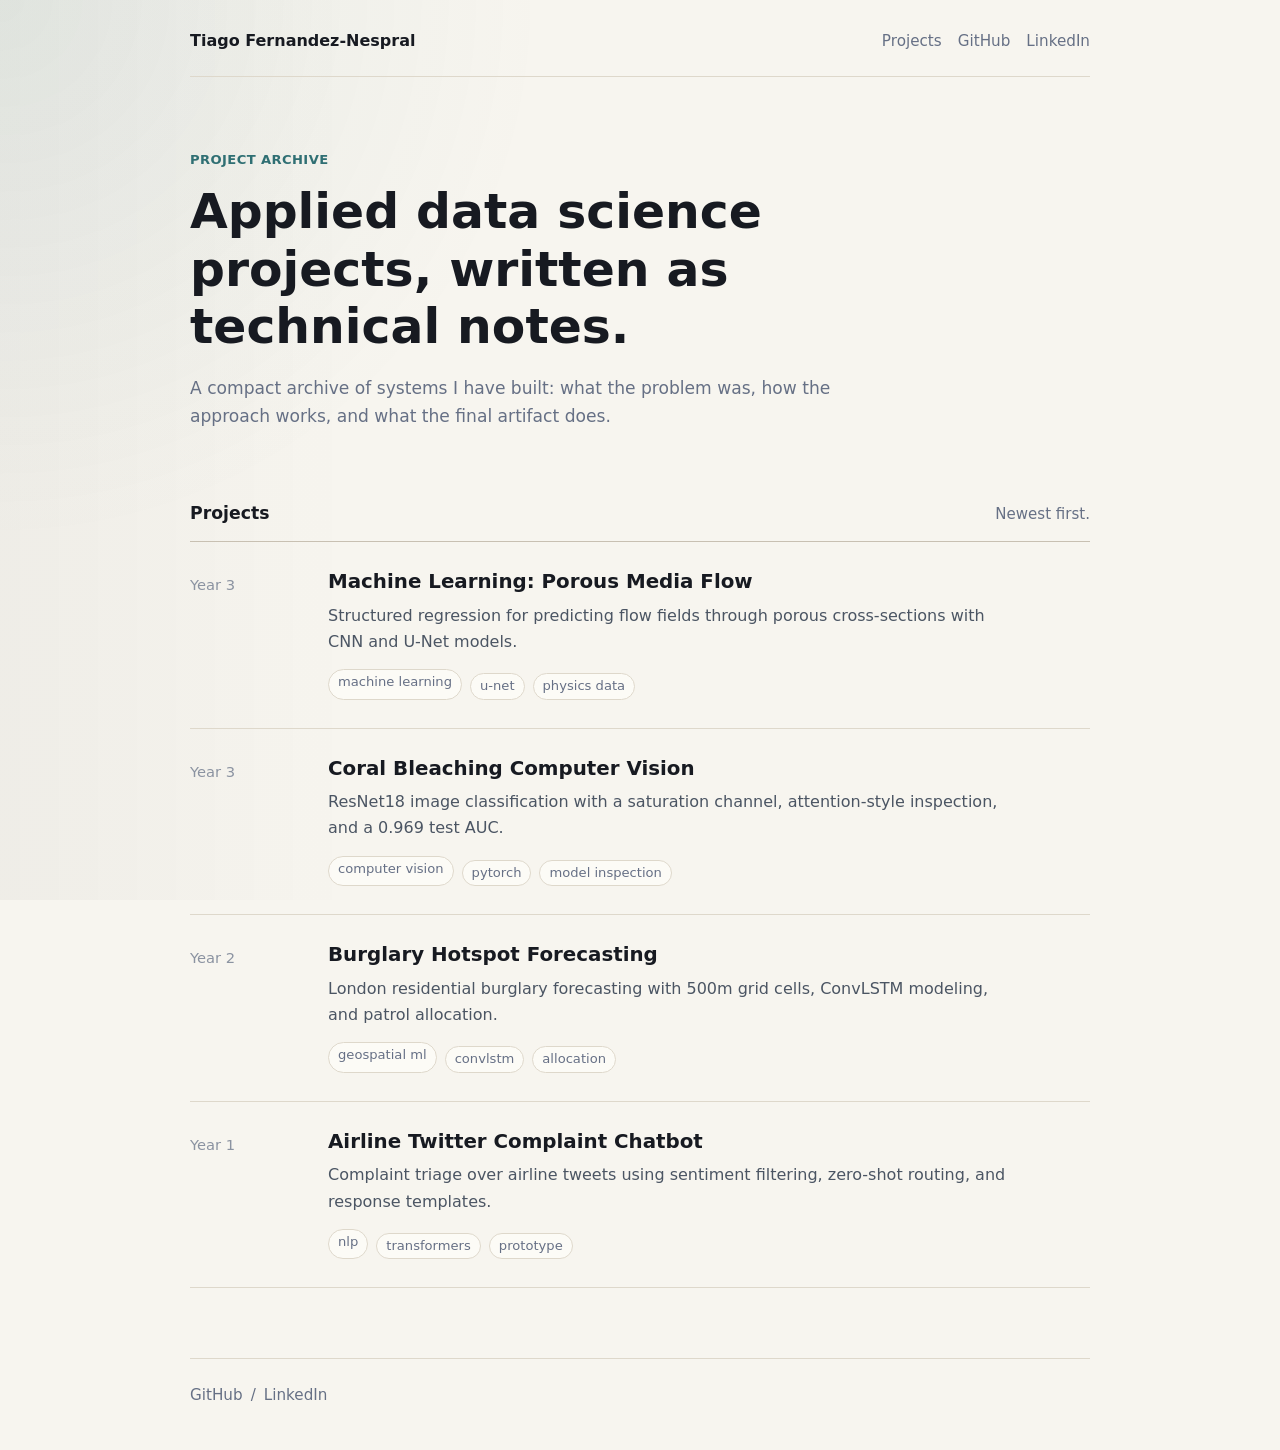
<file: index.html>
<!doctype html>
<html lang="en">
<head>
  <meta charset="utf-8">
  <meta name="viewport" content="width=device-width, initial-scale=1">
  <meta name="description" content="Project notes by Tiago Fernandez-Nespral. Applied data science, machine learning, computer vision, and geospatial modeling.">
  <title>Tiago Fernandez-Nespral</title>
  <link rel="stylesheet" href="styles.css">
</head>
<body>
  <header class="site-header">
    <a class="site-title" href="index.html">Tiago Fernandez-Nespral</a>
    <nav aria-label="Site links">
      <a href="#projects">Projects</a>
      <a href="https://github.com/Tne-5">GitHub</a>
      <a href="https://www.linkedin.com/in/tnespral/">LinkedIn</a>
    </nav>
  </header>

  <main>
    <section class="intro" aria-labelledby="intro-title">
      <p class="kicker">Project archive</p>
      <h1 id="intro-title">Applied data science projects, written as technical notes.</h1>
      <p>
        A compact archive of systems I have built: what the problem was, how the approach works,
        and what the final artifact does.
      </p>
    </section>

    <section id="projects" class="projects" aria-labelledby="projects-title">
      <div class="section-heading">
        <h2 id="projects-title">Projects</h2>
        <p>Newest first.</p>
      </div>

      <article class="project">
        <div class="project-time">Year 3</div>
        <div class="project-main">
          <h3><a href="projects/porous-media-flow.html">Machine Learning: Porous Media Flow</a></h3>
          <p class="project-summary">
            Structured regression for predicting flow fields through porous cross-sections with CNN and U-Net models.
          </p>
          <ul class="tags" aria-label="Project tags">
            <li>machine learning</li>
            <li>u-net</li>
            <li>physics data</li>
          </ul>
        </div>
      </article>

      <article class="project">
        <div class="project-time">Year 3</div>
        <div class="project-main">
          <h3><a href="projects/coral-bleaching.html">Coral Bleaching Computer Vision</a></h3>
          <p class="project-summary">
            ResNet18 image classification with a saturation channel, attention-style inspection, and a 0.969 test AUC.
          </p>
          <ul class="tags" aria-label="Project tags">
            <li>computer vision</li>
            <li>pytorch</li>
            <li>model inspection</li>
          </ul>
        </div>
      </article>

      <article class="project">
        <div class="project-time">Year 2</div>
        <div class="project-main">
          <h3><a href="projects/burglary-hotspot.html">Burglary Hotspot Forecasting</a></h3>
          <p class="project-summary">
            London residential burglary forecasting with 500m grid cells, ConvLSTM modeling, and patrol allocation.
          </p>
          <ul class="tags" aria-label="Project tags">
            <li>geospatial ml</li>
            <li>convlstm</li>
            <li>allocation</li>
          </ul>
        </div>
      </article>

      <article class="project">
        <div class="project-time">Year 1</div>
        <div class="project-main">
          <h3><a href="projects/twitter-chatbot.html">Airline Twitter Complaint Chatbot</a></h3>
          <p class="project-summary">
            Complaint triage over airline tweets using sentiment filtering, zero-shot routing, and response templates.
          </p>
          <ul class="tags" aria-label="Project tags">
            <li>nlp</li>
            <li>transformers</li>
            <li>prototype</li>
          </ul>
        </div>
      </article>
    </section>
  </main>

  <footer class="site-footer">
    <a href="https://github.com/Tne-5">GitHub</a>
    <span>/</span>
    <a href="https://www.linkedin.com/in/tnespral/">LinkedIn</a>
  </footer>
</body>
</html>
</file>
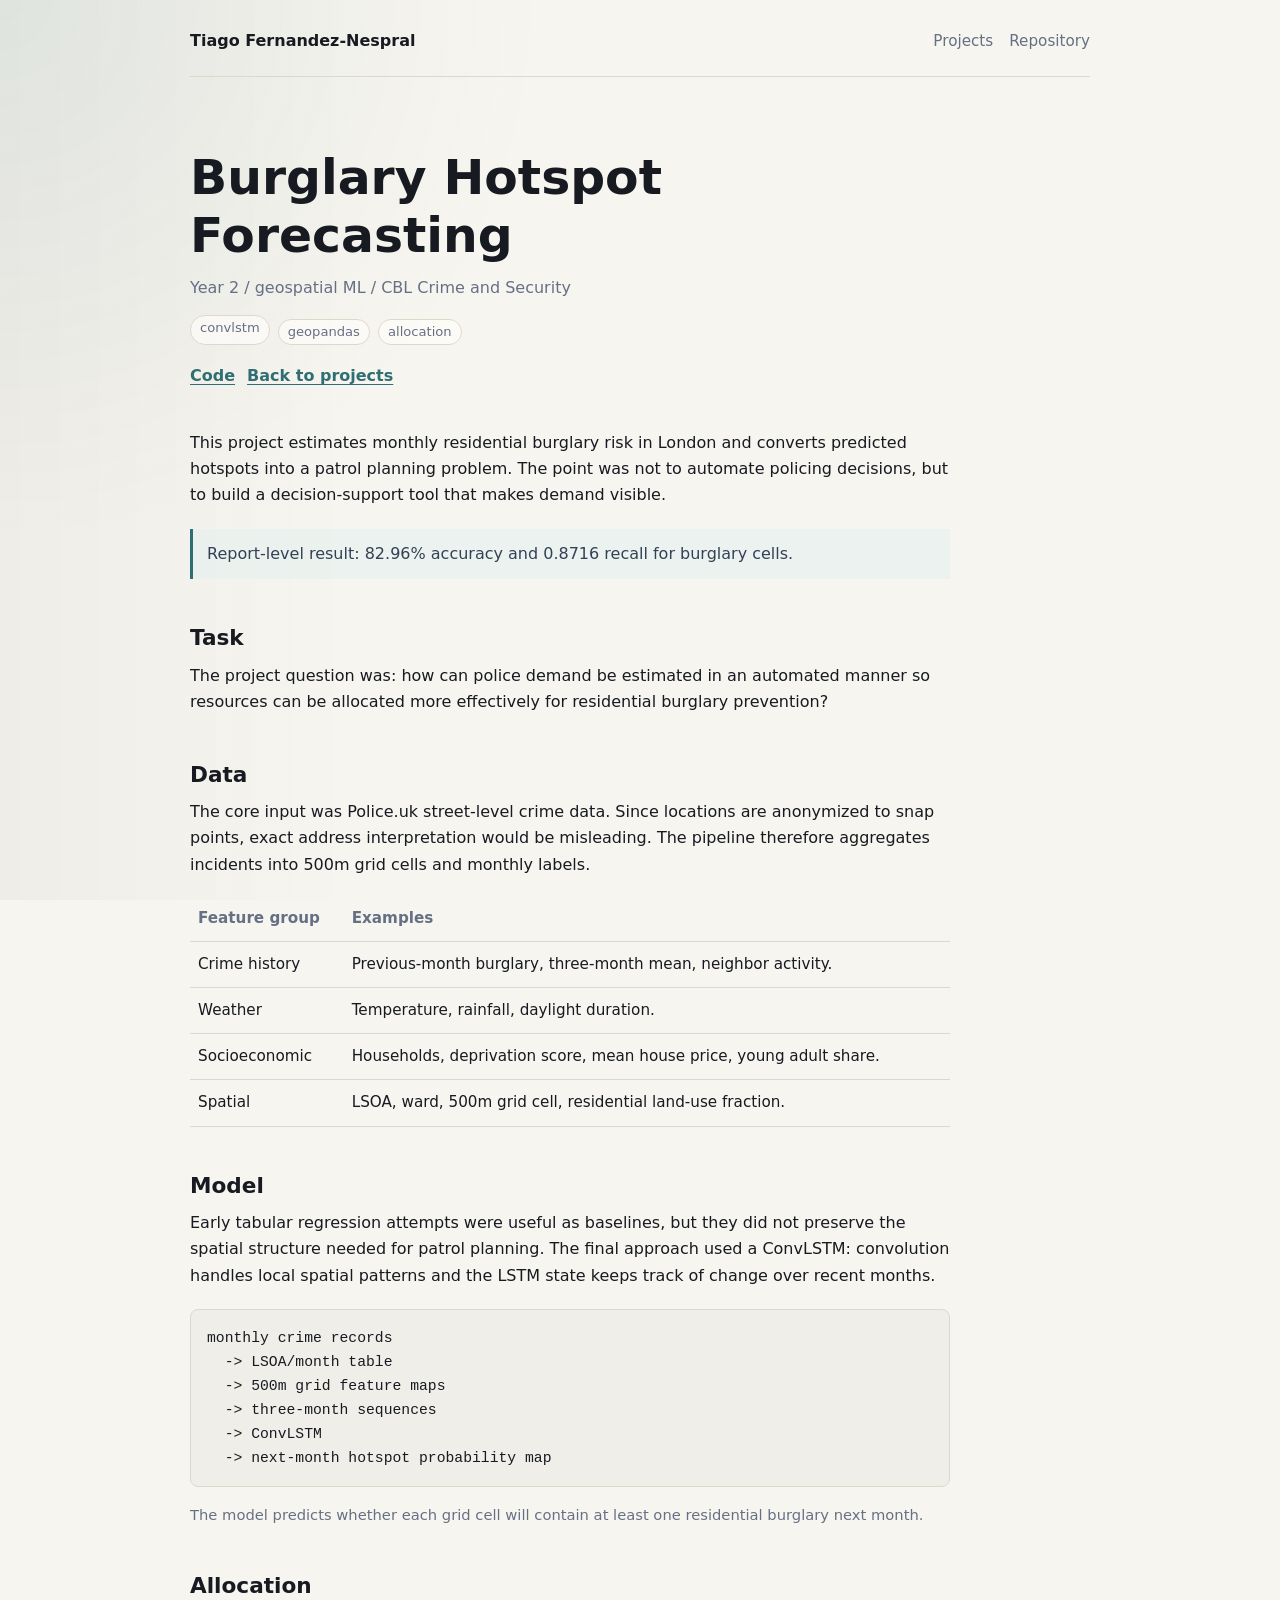
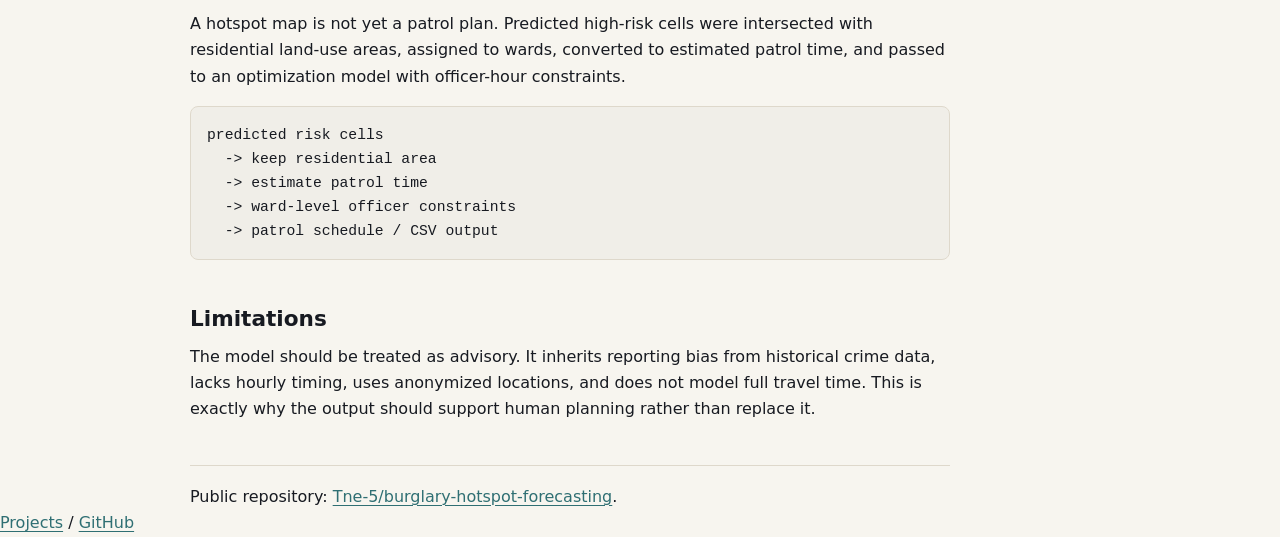
<file: projects/burglary-hotspot.html>
<!doctype html>
<html lang="en">
<head>
  <meta charset="utf-8">
  <meta name="viewport" content="width=device-width, initial-scale=1">
  <meta name="description" content="Burglary hotspot forecasting project notes.">
  <title>Burglary Hotspot Forecasting</title>
  <link rel="stylesheet" href="../styles.css">
</head>
<body>
  <header class="site-header">
    <a class="site-title" href="../index.html">Tiago Fernandez-Nespral</a>
    <nav aria-label="Site links">
      <a href="../index.html#projects">Projects</a>
      <a href="https://github.com/Tne-5/burglary-hotspot-forecasting">Repository</a>
    </nav>
  </header>

  <main>
    <article>
      <header class="post-header">
        <h1>Burglary Hotspot Forecasting</h1>
        <p class="post-meta">Year 2 / geospatial ML / CBL Crime and Security</p>
        <ul class="tags">
          <li>convlstm</li>
          <li>geopandas</li>
          <li>allocation</li>
        </ul>
        <div class="post-links">
          <a href="https://github.com/Tne-5/burglary-hotspot-forecasting">Code</a>
          <a href="../index.html#projects">Back to projects</a>
        </div>
      </header>

      <p>
        This project estimates monthly residential burglary risk in London and converts predicted hotspots into a patrol
        planning problem. The point was not to automate policing decisions, but to build a decision-support tool that
        makes demand visible.
      </p>

      <p class="callout">
        Report-level result: 82.96% accuracy and 0.8716 recall for burglary cells.
      </p>

      <h2>Task</h2>
      <p>
        The project question was: how can police demand be estimated in an automated manner so resources can be allocated
        more effectively for residential burglary prevention?
      </p>

      <h2>Data</h2>
      <p>
        The core input was Police.uk street-level crime data. Since locations are anonymized to snap points, exact address
        interpretation would be misleading. The pipeline therefore aggregates incidents into 500m grid cells and monthly
        labels.
      </p>

      <table>
        <thead>
          <tr><th>Feature group</th><th>Examples</th></tr>
        </thead>
        <tbody>
          <tr><td>Crime history</td><td>Previous-month burglary, three-month mean, neighbor activity.</td></tr>
          <tr><td>Weather</td><td>Temperature, rainfall, daylight duration.</td></tr>
          <tr><td>Socioeconomic</td><td>Households, deprivation score, mean house price, young adult share.</td></tr>
          <tr><td>Spatial</td><td>LSOA, ward, 500m grid cell, residential land-use fraction.</td></tr>
        </tbody>
      </table>

      <h2>Model</h2>
      <p>
        Early tabular regression attempts were useful as baselines, but they did not preserve the spatial structure needed
        for patrol planning. The final approach used a ConvLSTM: convolution handles local spatial patterns and the LSTM
        state keeps track of change over recent months.
      </p>

      <figure>
        <pre><code>monthly crime records
  -> LSOA/month table
  -> 500m grid feature maps
  -> three-month sequences
  -> ConvLSTM
  -> next-month hotspot probability map</code></pre>
        <figcaption>The model predicts whether each grid cell will contain at least one residential burglary next month.</figcaption>
      </figure>

      <h2>Allocation</h2>
      <p>
        A hotspot map is not yet a patrol plan. Predicted high-risk cells were intersected with residential land-use areas,
        assigned to wards, converted to estimated patrol time, and passed to an optimization model with officer-hour
        constraints.
      </p>

      <pre><code>predicted risk cells
  -> keep residential area
  -> estimate patrol time
  -> ward-level officer constraints
  -> patrol schedule / CSV output</code></pre>

      <h2>Limitations</h2>
      <p>
        The model should be treated as advisory. It inherits reporting bias from historical crime data, lacks hourly timing,
        uses anonymized locations, and does not model full travel time. This is exactly why the output should support
        human planning rather than replace it.
      </p>

      <hr>
      <p>
        Public repository: <a href="https://github.com/Tne-5/burglary-hotspot-forecasting">Tne-5/burglary-hotspot-forecasting</a>.
      </p>
    </article>
  </main>

  <footer>
    <a href="../index.html#projects">Projects</a>
    <span>/</span>
    <a href="https://github.com/Tne-5">GitHub</a>
  </footer>
</body>
</html>
</file>
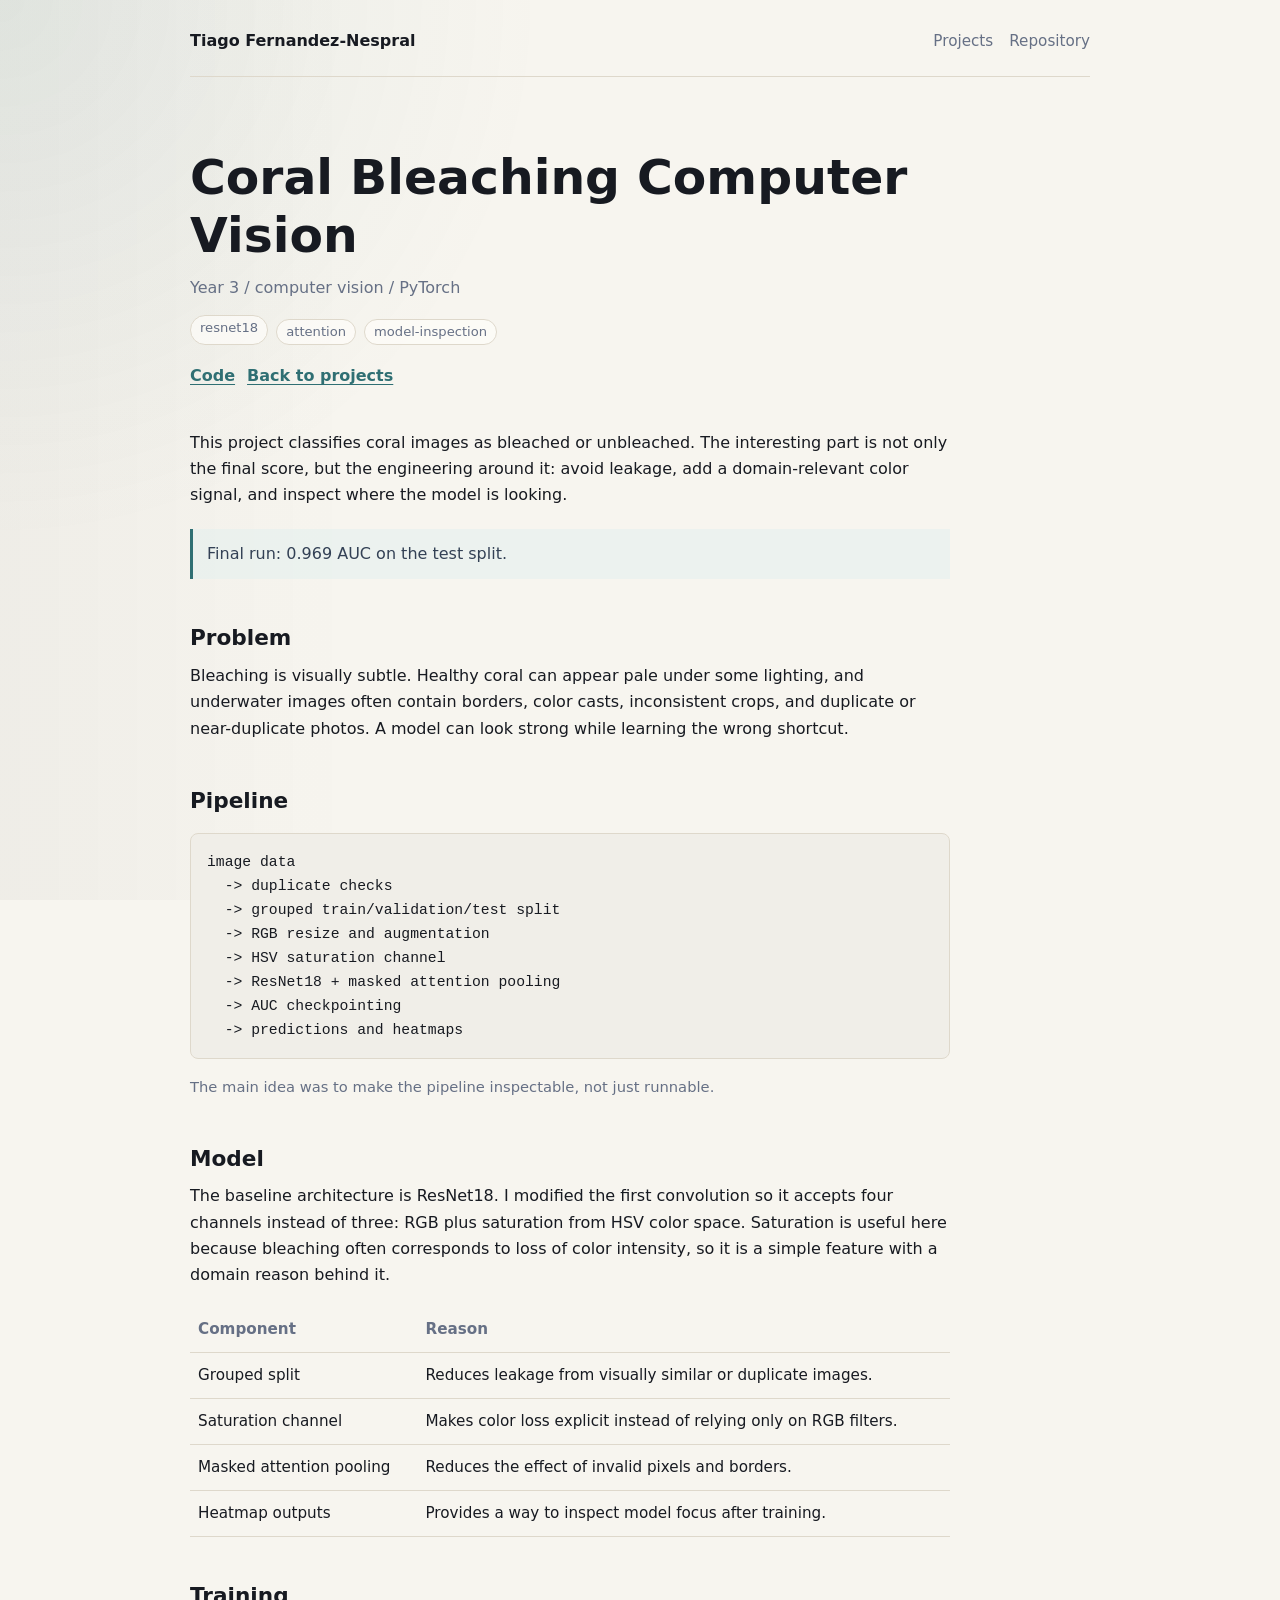
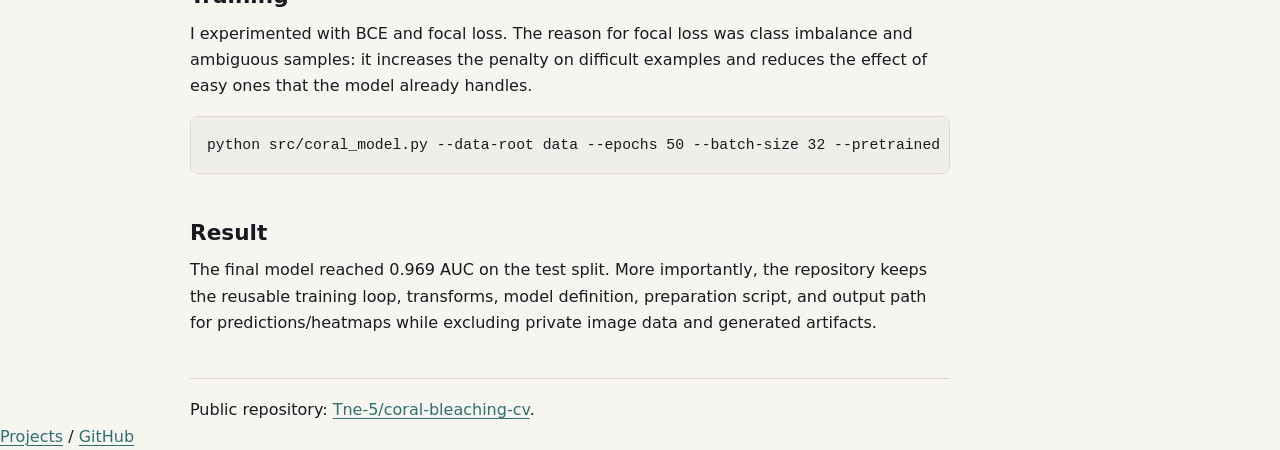
<file: projects/coral-bleaching.html>
<!doctype html>
<html lang="en">
<head>
  <meta charset="utf-8">
  <meta name="viewport" content="width=device-width, initial-scale=1">
  <meta name="description" content="Coral bleaching computer vision project notes.">
  <title>Coral Bleaching Computer Vision</title>
  <link rel="stylesheet" href="../styles.css">
</head>
<body>
  <header class="site-header">
    <a class="site-title" href="../index.html">Tiago Fernandez-Nespral</a>
    <nav aria-label="Site links">
      <a href="../index.html#projects">Projects</a>
      <a href="https://github.com/Tne-5/coral-bleaching-cv">Repository</a>
    </nav>
  </header>

  <main>
    <article>
      <header class="post-header">
        <h1>Coral Bleaching Computer Vision</h1>
        <p class="post-meta">Year 3 / computer vision / PyTorch</p>
        <ul class="tags">
          <li>resnet18</li>
          <li>attention</li>
          <li>model-inspection</li>
        </ul>
        <div class="post-links">
          <a href="https://github.com/Tne-5/coral-bleaching-cv">Code</a>
          <a href="../index.html#projects">Back to projects</a>
        </div>
      </header>

      <p>
        This project classifies coral images as bleached or unbleached. The interesting part is not only the final score,
        but the engineering around it: avoid leakage, add a domain-relevant color signal, and inspect where the model is looking.
      </p>

      <p class="callout">
        Final run: 0.969 AUC on the test split.
      </p>

      <h2>Problem</h2>
      <p>
        Bleaching is visually subtle. Healthy coral can appear pale under some lighting, and underwater images often contain
        borders, color casts, inconsistent crops, and duplicate or near-duplicate photos. A model can look strong while
        learning the wrong shortcut.
      </p>

      <h2>Pipeline</h2>
      <figure>
        <pre><code>image data
  -> duplicate checks
  -> grouped train/validation/test split
  -> RGB resize and augmentation
  -> HSV saturation channel
  -> ResNet18 + masked attention pooling
  -> AUC checkpointing
  -> predictions and heatmaps</code></pre>
        <figcaption>The main idea was to make the pipeline inspectable, not just runnable.</figcaption>
      </figure>

      <h2>Model</h2>
      <p>
        The baseline architecture is ResNet18. I modified the first convolution so it accepts four channels instead of
        three: RGB plus saturation from HSV color space. Saturation is useful here because bleaching often corresponds to
        loss of color intensity, so it is a simple feature with a domain reason behind it.
      </p>

      <table>
        <thead>
          <tr><th>Component</th><th>Reason</th></tr>
        </thead>
        <tbody>
          <tr><td>Grouped split</td><td>Reduces leakage from visually similar or duplicate images.</td></tr>
          <tr><td>Saturation channel</td><td>Makes color loss explicit instead of relying only on RGB filters.</td></tr>
          <tr><td>Masked attention pooling</td><td>Reduces the effect of invalid pixels and borders.</td></tr>
          <tr><td>Heatmap outputs</td><td>Provides a way to inspect model focus after training.</td></tr>
        </tbody>
      </table>

      <h2>Training</h2>
      <p>
        I experimented with BCE and focal loss. The reason for focal loss was class imbalance and ambiguous samples:
        it increases the penalty on difficult examples and reduces the effect of easy ones that the model already handles.
      </p>

      <pre><code>python src/coral_model.py --data-root data --epochs 50 --batch-size 32 --pretrained</code></pre>

      <h2>Result</h2>
      <p>
        The final model reached 0.969 AUC on the test split. More importantly, the repository keeps the reusable training
        loop, transforms, model definition, preparation script, and output path for predictions/heatmaps while excluding
        private image data and generated artifacts.
      </p>

      <hr>
      <p>
        Public repository: <a href="https://github.com/Tne-5/coral-bleaching-cv">Tne-5/coral-bleaching-cv</a>.
      </p>
    </article>
  </main>

  <footer>
    <a href="../index.html#projects">Projects</a>
    <span>/</span>
    <a href="https://github.com/Tne-5">GitHub</a>
  </footer>
</body>
</html>
</file>
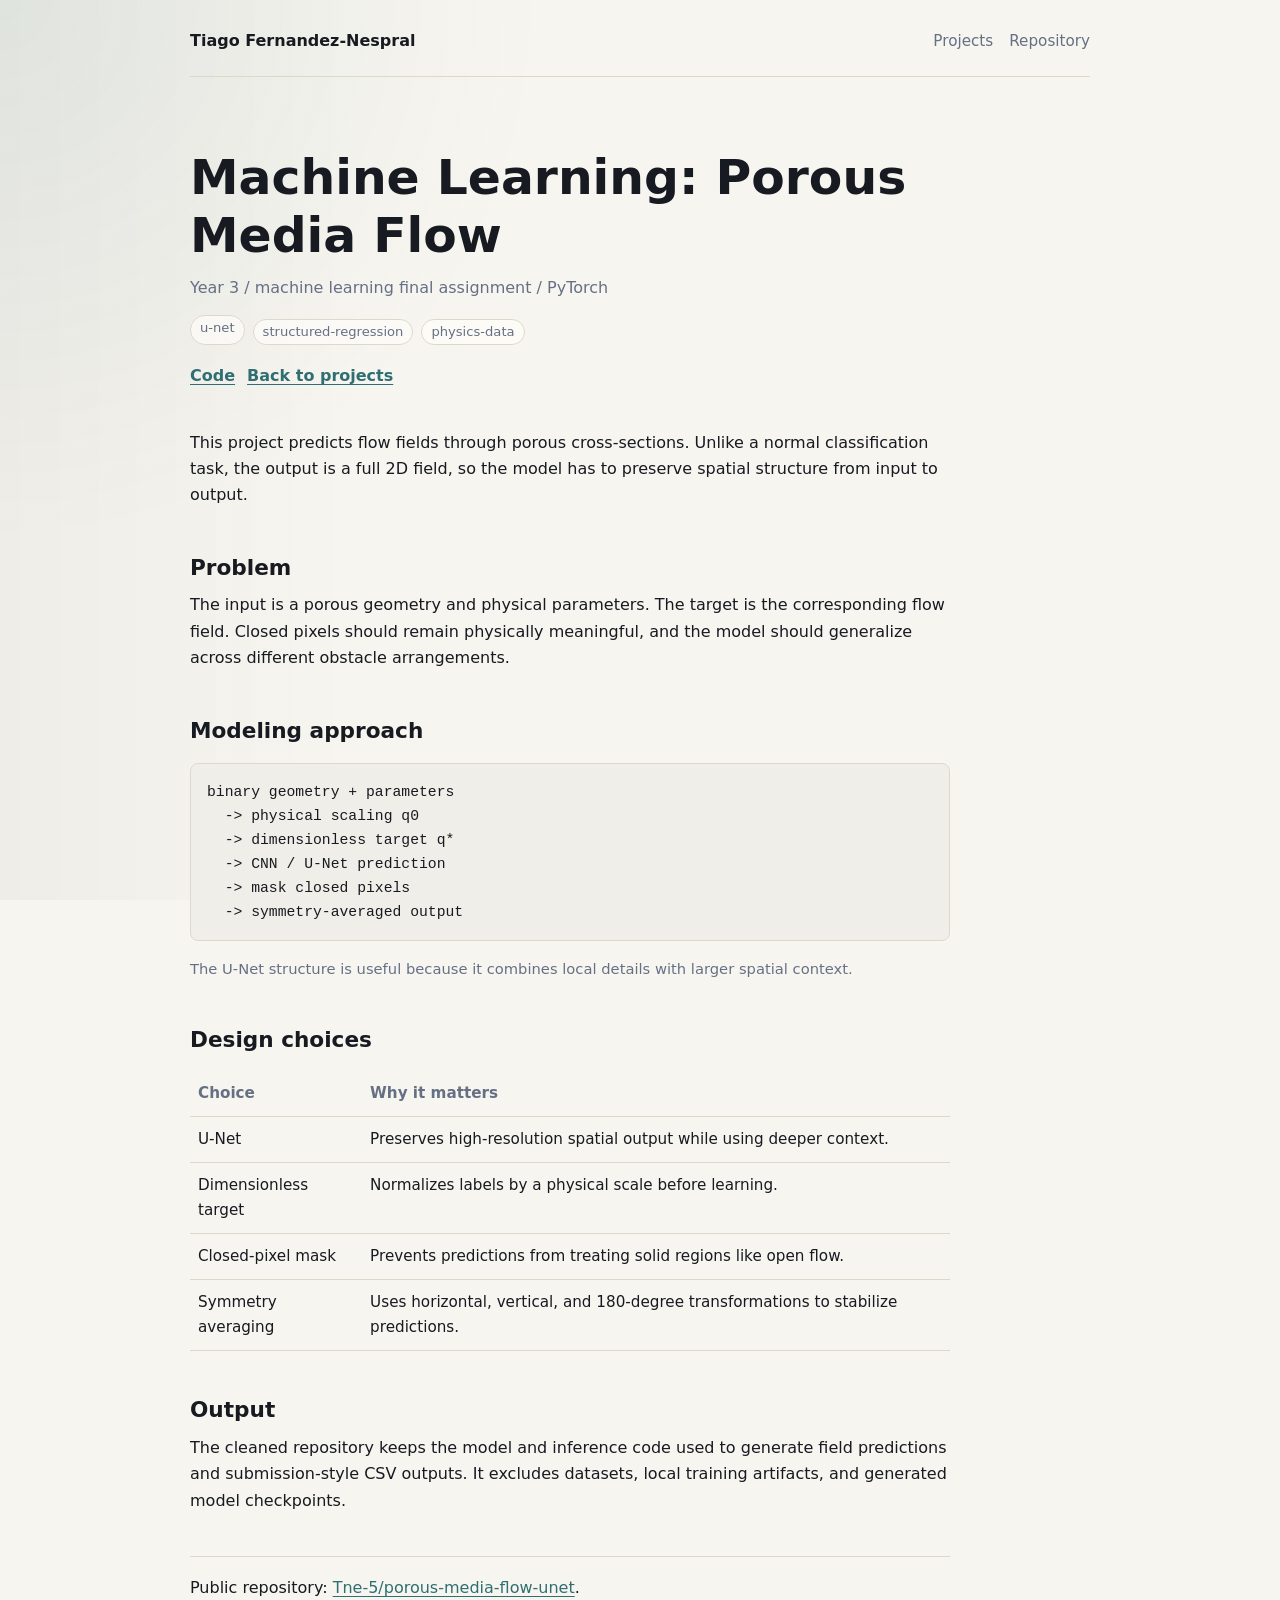
<file: projects/porous-media-flow.html>
<!doctype html>
<html lang="en">
<head>
  <meta charset="utf-8">
  <meta name="viewport" content="width=device-width, initial-scale=1">
  <meta name="description" content="Machine learning porous media flow project notes.">
  <title>Machine Learning: Porous Media Flow</title>
  <link rel="stylesheet" href="../styles.css">
</head>
<body>
  <header class="site-header">
    <a class="site-title" href="../index.html">Tiago Fernandez-Nespral</a>
    <nav aria-label="Site links">
      <a href="../index.html#projects">Projects</a>
      <a href="https://github.com/Tne-5/porous-media-flow-unet">Repository</a>
    </nav>
  </header>

  <main>
    <article>
      <header class="post-header">
        <h1>Machine Learning: Porous Media Flow</h1>
        <p class="post-meta">Year 3 / machine learning final assignment / PyTorch</p>
        <ul class="tags">
          <li>u-net</li>
          <li>structured-regression</li>
          <li>physics-data</li>
        </ul>
        <div class="post-links">
          <a href="https://github.com/Tne-5/porous-media-flow-unet">Code</a>
          <a href="../index.html#projects">Back to projects</a>
        </div>
      </header>

      <p>
        This project predicts flow fields through porous cross-sections. Unlike a normal classification task, the output is
        a full 2D field, so the model has to preserve spatial structure from input to output.
      </p>

      <h2>Problem</h2>
      <p>
        The input is a porous geometry and physical parameters. The target is the corresponding flow field. Closed pixels
        should remain physically meaningful, and the model should generalize across different obstacle arrangements.
      </p>

      <h2>Modeling approach</h2>
      <figure>
        <pre><code>binary geometry + parameters
  -> physical scaling q0
  -> dimensionless target q*
  -> CNN / U-Net prediction
  -> mask closed pixels
  -> symmetry-averaged output</code></pre>
        <figcaption>The U-Net structure is useful because it combines local details with larger spatial context.</figcaption>
      </figure>

      <h2>Design choices</h2>
      <table>
        <thead>
          <tr><th>Choice</th><th>Why it matters</th></tr>
        </thead>
        <tbody>
          <tr><td>U-Net</td><td>Preserves high-resolution spatial output while using deeper context.</td></tr>
          <tr><td>Dimensionless target</td><td>Normalizes labels by a physical scale before learning.</td></tr>
          <tr><td>Closed-pixel mask</td><td>Prevents predictions from treating solid regions like open flow.</td></tr>
          <tr><td>Symmetry averaging</td><td>Uses horizontal, vertical, and 180-degree transformations to stabilize predictions.</td></tr>
        </tbody>
      </table>

      <h2>Output</h2>
      <p>
        The cleaned repository keeps the model and inference code used to generate field predictions and submission-style
        CSV outputs. It excludes datasets, local training artifacts, and generated model checkpoints.
      </p>

      <hr>
      <p>
        Public repository: <a href="https://github.com/Tne-5/porous-media-flow-unet">Tne-5/porous-media-flow-unet</a>.
      </p>
    </article>
  </main>

  <footer>
    <a href="../index.html#projects">Projects</a>
    <span>/</span>
    <a href="https://github.com/Tne-5">GitHub</a>
  </footer>
</body>
</html>
</file>
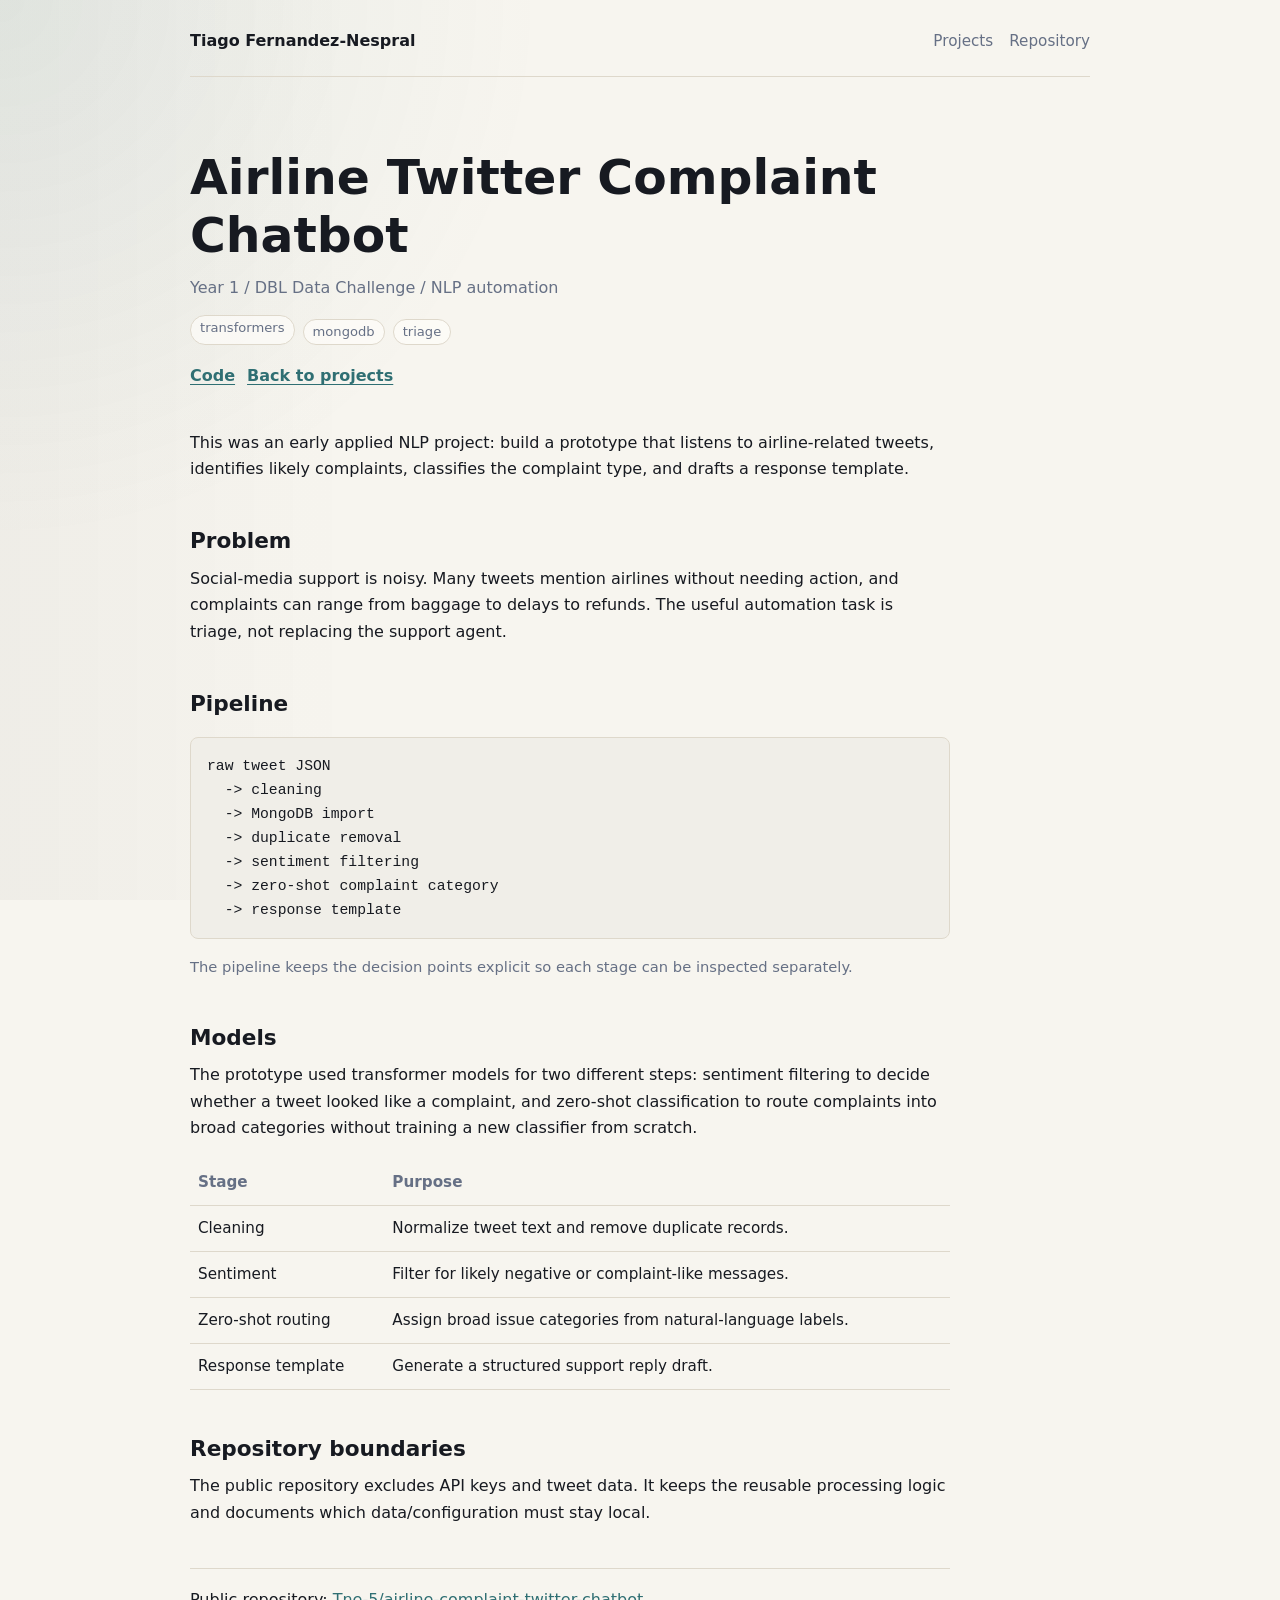
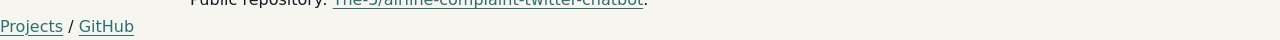
<file: projects/twitter-chatbot.html>
<!doctype html>
<html lang="en">
<head>
  <meta charset="utf-8">
  <meta name="viewport" content="width=device-width, initial-scale=1">
  <meta name="description" content="Airline Twitter complaint chatbot project notes.">
  <title>Airline Twitter Complaint Chatbot</title>
  <link rel="stylesheet" href="../styles.css">
</head>
<body>
  <header class="site-header">
    <a class="site-title" href="../index.html">Tiago Fernandez-Nespral</a>
    <nav aria-label="Site links">
      <a href="../index.html#projects">Projects</a>
      <a href="https://github.com/Tne-5/airline-complaint-twitter-chatbot">Repository</a>
    </nav>
  </header>

  <main>
    <article>
      <header class="post-header">
        <h1>Airline Twitter Complaint Chatbot</h1>
        <p class="post-meta">Year 1 / DBL Data Challenge / NLP automation</p>
        <ul class="tags">
          <li>transformers</li>
          <li>mongodb</li>
          <li>triage</li>
        </ul>
        <div class="post-links">
          <a href="https://github.com/Tne-5/airline-complaint-twitter-chatbot">Code</a>
          <a href="../index.html#projects">Back to projects</a>
        </div>
      </header>

      <p>
        This was an early applied NLP project: build a prototype that listens to airline-related tweets, identifies likely
        complaints, classifies the complaint type, and drafts a response template.
      </p>

      <h2>Problem</h2>
      <p>
        Social-media support is noisy. Many tweets mention airlines without needing action, and complaints can range from
        baggage to delays to refunds. The useful automation task is triage, not replacing the support agent.
      </p>

      <h2>Pipeline</h2>
      <figure>
        <pre><code>raw tweet JSON
  -> cleaning
  -> MongoDB import
  -> duplicate removal
  -> sentiment filtering
  -> zero-shot complaint category
  -> response template</code></pre>
        <figcaption>The pipeline keeps the decision points explicit so each stage can be inspected separately.</figcaption>
      </figure>

      <h2>Models</h2>
      <p>
        The prototype used transformer models for two different steps: sentiment filtering to decide whether a tweet looked
        like a complaint, and zero-shot classification to route complaints into broad categories without training a new
        classifier from scratch.
      </p>

      <table>
        <thead>
          <tr><th>Stage</th><th>Purpose</th></tr>
        </thead>
        <tbody>
          <tr><td>Cleaning</td><td>Normalize tweet text and remove duplicate records.</td></tr>
          <tr><td>Sentiment</td><td>Filter for likely negative or complaint-like messages.</td></tr>
          <tr><td>Zero-shot routing</td><td>Assign broad issue categories from natural-language labels.</td></tr>
          <tr><td>Response template</td><td>Generate a structured support reply draft.</td></tr>
        </tbody>
      </table>

      <h2>Repository boundaries</h2>
      <p>
        The public repository excludes API keys and tweet data. It keeps the reusable processing logic and documents which
        data/configuration must stay local.
      </p>

      <hr>
      <p>
        Public repository: <a href="https://github.com/Tne-5/airline-complaint-twitter-chatbot">Tne-5/airline-complaint-twitter-chatbot</a>.
      </p>
    </article>
  </main>

  <footer>
    <a href="../index.html#projects">Projects</a>
    <span>/</span>
    <a href="https://github.com/Tne-5">GitHub</a>
  </footer>
</body>
</html>
</file>
<file: styles.css>
:root {
  color-scheme: light;
  --bg: #f7f5ef;
  --paper: #fffefa;
  --ink: #171a21;
  --muted: #667085;
  --faint: #8b93a1;
  --line: #ded8cb;
  --line-strong: #c8c0b2;
  --accent: #2f6f73;
  --accent-soft: #e5f0ee;
  --code-bg: #f0eee8;
}

* {
  box-sizing: border-box;
}

html {
  scroll-behavior: smooth;
}

body {
  margin: 0;
  background: var(--bg);
  color: var(--ink);
  font-family: Inter, ui-sans-serif, system-ui, -apple-system, BlinkMacSystemFont, "Segoe UI", sans-serif;
  font-size: 16px;
  line-height: 1.65;
}

body::before {
  content: "";
  position: fixed;
  inset: 0;
  pointer-events: none;
  background:
    radial-gradient(circle at top left, rgba(47, 111, 115, 0.08), transparent 34rem),
    linear-gradient(90deg, rgba(23, 26, 33, 0.035), transparent 22rem);
}

a {
  color: var(--accent);
  text-decoration-thickness: 1px;
  text-underline-offset: 3px;
}

a:hover {
  color: var(--ink);
}

.site-header,
main,
.site-footer {
  position: relative;
  width: min(100% - 40px, 900px);
  margin: 0 auto;
}

.site-header {
  display: flex;
  align-items: center;
  justify-content: space-between;
  gap: 20px;
  padding: 28px 0 22px;
  border-bottom: 1px solid var(--line);
}

.site-title {
  color: var(--ink);
  font-size: 1rem;
  font-weight: 760;
  text-decoration: none;
}

nav {
  display: flex;
  align-items: center;
  gap: 16px;
  flex-wrap: wrap;
  font-size: 0.95rem;
}

nav a {
  color: var(--muted);
  text-decoration: none;
}

nav a:hover {
  color: var(--ink);
}

main {
  padding: 72px 0 0;
}

.intro {
  max-width: 720px;
  margin-bottom: 72px;
}

.kicker {
  margin: 0 0 12px;
  color: var(--accent);
  font-size: 0.82rem;
  font-weight: 760;
  letter-spacing: 0.03em;
  text-transform: uppercase;
}

h1,
h2,
h3 {
  margin: 0;
  line-height: 1.18;
  letter-spacing: 0;
}

h1 {
  max-width: 760px;
  font-size: 3.05rem;
  font-weight: 820;
}

h2 {
  font-size: 1.08rem;
  font-weight: 780;
}

h3 {
  font-size: 1.24rem;
  font-weight: 760;
}

p {
  margin: 0;
}

.intro p:not(.kicker) {
  max-width: 700px;
  margin-top: 18px;
  color: var(--muted);
  font-size: 1.07rem;
}

.section-heading {
  display: flex;
  justify-content: space-between;
  gap: 18px;
  align-items: baseline;
  padding-bottom: 14px;
  border-bottom: 1px solid var(--line-strong);
}

.section-heading p {
  color: var(--muted);
  font-size: 0.94rem;
}

.projects {
  margin-bottom: 70px;
}

.project {
  display: grid;
  grid-template-columns: 110px minmax(0, 1fr);
  gap: 28px;
  padding: 28px 0;
  border-bottom: 1px solid var(--line);
}

.project-time {
  color: var(--faint);
  font-size: 0.92rem;
  padding-top: 3px;
  white-space: nowrap;
}

.project-main {
  max-width: 680px;
}

.project h3 a {
  color: var(--ink);
  text-decoration: none;
}

.project h3 a:hover {
  color: var(--accent);
}

.project-summary {
  margin-top: 9px;
  color: #4b5563;
}

.tags {
  display: flex;
  flex-wrap: wrap;
  gap: 8px;
  margin: 14px 0 0;
  padding: 0;
  list-style: none;
}

.tags li {
  border: 1px solid var(--line);
  border-radius: 999px;
  background: rgba(255, 254, 250, 0.64);
  color: var(--muted);
  padding: 3px 9px;
  font-size: 0.82rem;
  line-height: 1.4;
}

.site-footer {
  display: flex;
  gap: 8px;
  flex-wrap: wrap;
  padding: 24px 0 42px;
  border-top: 1px solid var(--line);
  color: var(--muted);
  font-size: 0.95rem;
}

.site-footer a {
  color: var(--muted);
  text-decoration: none;
}

.site-footer a:hover {
  color: var(--ink);
}

.post-header {
  margin-bottom: 40px;
}

.post-meta {
  margin-top: 10px;
  color: var(--muted);
}

.post-links {
  display: flex;
  flex-wrap: wrap;
  gap: 12px;
  margin-top: 18px;
}

.post-links a {
  font-weight: 700;
}

article > p,
article > .callout,
article > figure,
article > table,
article > pre,
article > ul,
article > ol,
article > hr {
  max-width: 760px;
}

article > p + p {
  margin-top: 14px;
}

article h2 {
  max-width: 760px;
  margin: 44px 0 12px;
  padding-top: 2px;
  font-size: 1.35rem;
}

.callout {
  margin-top: 20px;
  border-left: 3px solid var(--accent);
  background: rgba(229, 240, 238, 0.6);
  padding: 12px 14px;
  color: #334155;
}

figure {
  margin: 20px 0 0;
}

figcaption {
  margin-top: 8px;
  color: var(--muted);
  font-size: 0.92rem;
}

pre,
code {
  font-family: ui-monospace, SFMono-Regular, Consolas, "Liberation Mono", monospace;
}

pre {
  overflow-x: auto;
  border: 1px solid var(--line);
  border-radius: 8px;
  background: var(--code-bg);
  padding: 16px;
  line-height: 1.5;
}

code {
  font-size: 0.92rem;
}

table {
  width: 100%;
  border-collapse: collapse;
  margin: 18px 0 0;
  font-size: 0.95rem;
}

th,
td {
  border-bottom: 1px solid var(--line);
  padding: 10px 8px;
  text-align: left;
  vertical-align: top;
}

th {
  color: var(--muted);
  font-weight: 720;
}

ul,
ol {
  padding-left: 22px;
}

li + li {
  margin-top: 4px;
}

hr {
  border: 0;
  border-top: 1px solid var(--line);
  margin: 42px 0 18px;
}

@media (max-width: 720px) {
  .site-header,
  main,
  .site-footer {
    width: min(100% - 32px, 900px);
  }

  .site-header {
    align-items: flex-start;
    flex-direction: column;
    gap: 8px;
  }

  main {
    padding-top: 46px;
  }

  .intro {
    margin-bottom: 52px;
  }

  h1 {
    font-size: 2.25rem;
  }

  .section-heading {
    align-items: flex-start;
    flex-direction: column;
    gap: 4px;
  }

  .project {
    grid-template-columns: 1fr;
    gap: 8px;
    padding: 24px 0;
  }

  .project-time {
    padding-top: 0;
  }

  table {
    display: block;
    overflow-x: auto;
  }
}
</file>
